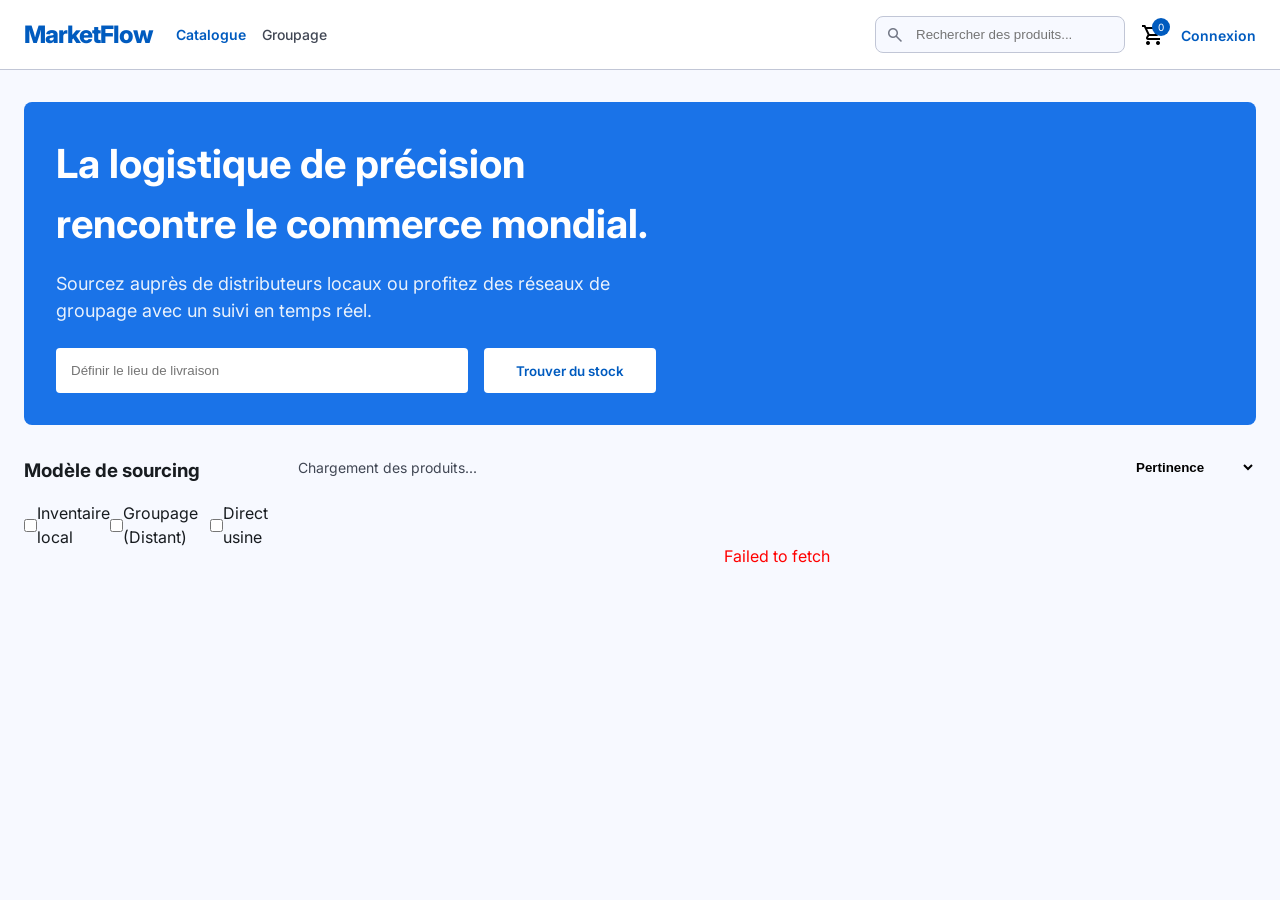
<file: frontend/index.html>
<!DOCTYPE html>
<html lang="fr">
<head>
    <meta charset="UTF-8">
    <meta name="viewport" content="width=device-width, initial-scale=1.0">
    <title>MarketFlow — Précision Logistique & Commerce Global</title>
    <link rel="stylesheet" href="css/style.css">
    <link href="https://fonts.googleapis.com/css2?family=Inter:wght@400;500;600;700;800&display=swap" rel="stylesheet">
    <link href="https://fonts.googleapis.com/css2?family=Material+Symbols+Outlined:opsz,wght,FILL,GRAD@24,400,0,0" rel="stylesheet">
</head>
<body>
    <header class="header">
        <div class="container flex justify-between items-center">
            <div class="flex items-center gap-lg">
                <a href="index.html" class="logo">MarketFlow</a>
                <nav class="flex gap-md">
                    <a href="index.html" class="nav-link active">Catalogue</a>
                    <a href="#" class="nav-link">Groupage</a>
                    <a href="dashboard.html" class="nav-link" id="nav-dashboard" style="display: none;">Dashboard</a>
                </nav>
            </div>
            <div class="flex items-center gap-md">
                <div class="search-bar" style="position: relative;">
                    <span class="material-symbols-outlined" style="position: absolute; left: 10px; top: 50%; transform: translateY(-50%); color: #727785; font-size: 20px;">search</span>
                    <input type="text" id="search-input" placeholder="Rechercher des produits..." style="padding: 10px 10px 10px 40px; border-radius: var(--radius-lg); border: 1px solid var(--outline-variant); background: var(--background); width: 250px;">
                </div>
                <button id="cart-btn" class="flex items-center" style="background: none; position: relative;">
                    <span class="material-symbols-outlined">shopping_cart</span>
                    <span id="cart-count" style="position: absolute; top: -5px; right: -5px; background: var(--primary); color: white; border-radius: 50%; width: 18px; height: 18px; font-size: 10px; display: flex; align-items: center; justify-content: center;">0</span>
                </button>
                <div id="auth-links">
                    <a href="login.html" class="nav-link" style="color: var(--primary); font-weight: 600;">Connexion</a>
                </div>
                <div id="user-profile" style="display: none;">
                    <span class="material-symbols-outlined">account_circle</span>
                </div>
            </div>
        </div>
    </header>

    <main class="container" style="padding-top: var(--space-xl);">
        <!-- Hero Section -->
        <section style="background: var(--primary-container); color: white; padding: var(--space-xl); border-radius: var(--radius-lg); margin-bottom: var(--space-xl); position: relative; overflow: hidden;">
            <div style="max-width: 600px; position: relative; z-index: 2;">
                <h1 style="font-size: 40px; margin-bottom: var(--space-md);">La logistique de précision rencontre le commerce mondial.</h1>
                <p style="opacity: 0.9; font-size: 18px; margin-bottom: var(--space-lg);">Sourcez auprès de distributeurs locaux ou profitez des réseaux de groupage avec un suivi en temps réel.</p>
                <div class="flex gap-md">
                    <input type="text" placeholder="Définir le lieu de livraison" style="flex: 1; padding: 15px; border-radius: var(--radius-md); border: none;">
                    <button style="background: white; color: var(--primary); padding: 0 var(--space-xl); border-radius: var(--radius-md); font-weight: 600;">Trouver du stock</button>
                </div>
            </div>
        </section>

        <div class="flex gap-lg">
            <!-- Sidebar Filtres -->
            <aside style="width: 250px; flex-shrink: 0;">
                <h3 style="margin-bottom: var(--space-md);">Modèle de sourcing</h3>
                <div class="flex flex-col gap-sm">
                    <label class="flex items-center gap-sm"><input type="checkbox" name="sourcing" value="LOCAL"> Inventaire local</label>
                    <label class="flex items-center gap-sm"><input type="checkbox" name="sourcing" value="GROUPAGE"> Groupage (Distant)</label>
                    <label class="flex items-center gap-sm"><input type="checkbox" name="sourcing" value="FACTORY_DIRECT"> Direct usine</label>
                </div>
            </aside>

            <!-- Grille Produits -->
            <section style="flex: 1;">
                <div class="flex justify-between items-center" style="margin-bottom: var(--space-md);">
                    <p id="results-count" style="color: var(--on-surface-variant); font-size: 14px;">Chargement des produits...</p>
                    <select id="sort-select" style="border: none; background: none; font-weight: 600;">
                        <option value="relevance">Pertinence</option>
                        <option value="price_asc">Prix croissant</option>
                        <option value="price_desc">Prix décroissant</option>
                    </select>
                </div>
                <div id="product-grid" style="display: grid; grid-template-columns: repeat(auto-fill, minmax(250px, 1fr)); gap: var(--space-lg);">
                    <!-- Les produits seront injectés ici -->
                </div>
            </section>
        </div>
    </main>

    <script type="module" src="js/catalog.js"></script>
</body>
</html>
</file>
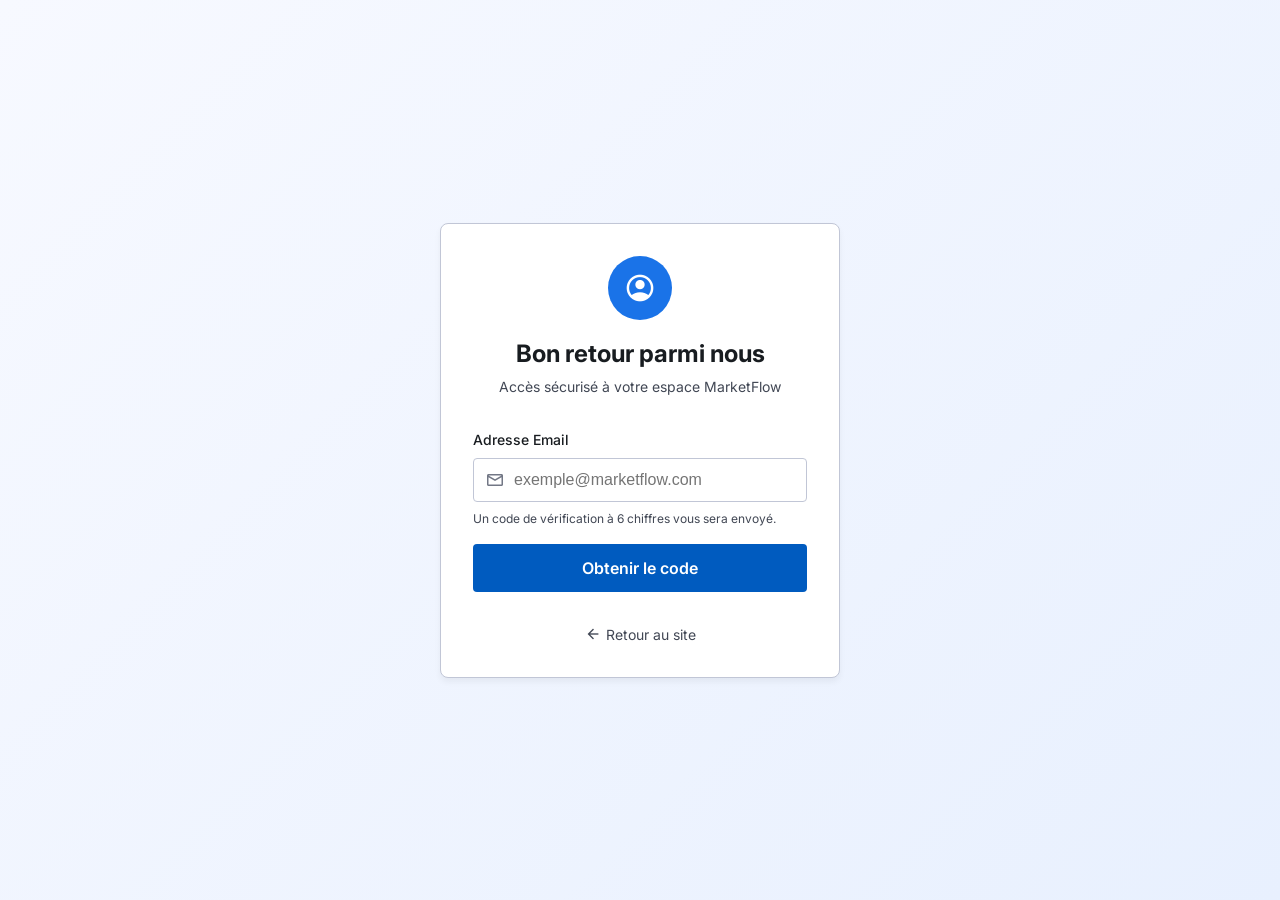
<file: frontend/checkout.html>
<!DOCTYPE html>
<html lang="fr">
<head>
    <meta charset="UTF-8">
    <meta name="viewport" content="width=device-width, initial-scale=1.0">
    <title>Finaliser votre commande — MarketFlow</title>
    <link rel="stylesheet" href="css/style.css">
    <link href="https://fonts.googleapis.com/css2?family=Inter:wght@400;500;600;700&display=swap" rel="stylesheet">
    <link href="https://fonts.googleapis.com/css2?family=Material+Symbols+Outlined:opsz,wght,FILL,GRAD@24,400,0,0" rel="stylesheet">
    <style>
        .checkout-grid { display: grid; grid-template-columns: 1fr 350px; gap: var(--space-xl); margin-top: var(--space-lg); }
        .form-group { margin-bottom: var(--space-md); }
        .form-group label { display: block; font-size: 14px; font-weight: 500; margin-bottom: 8px; }
        .form-group input, .form-group select { width: 100%; padding: 12px; border-radius: var(--radius-md); border: 1px solid var(--outline-variant); font-size: 14px; }
        .payment-method { display: grid; grid-template-columns: repeat(3, 1fr); gap: var(--space-md); }
        .payment-option { border: 1px solid var(--outline-variant); border-radius: var(--radius-md); padding: 16px; text-align: center; cursor: pointer; transition: all 0.2s; }
        .payment-option.active { border-color: var(--primary); background: rgba(26, 115, 232, 0.05); }
    </style>
</head>
<body>
    <header class="header">
        <div class="container flex justify-between items-center">
            <a href="index.html" class="logo">MarketFlow</a>
            <a href="index.html" class="nav-link">Retour au catalogue</a>
        </div>
    </header>

    <main class="container">
        <h1 style="font-size: 32px; margin-top: var(--space-xl);">Finaliser votre commande</h1>
        
        <div class="checkout-grid">
            <!-- Formulaire -->
            <section>
                <div style="background: white; border: 1px solid var(--outline-variant); border-radius: var(--radius-lg); padding: var(--space-xl); margin-bottom: var(--space-lg);">
                    <h2 style="font-size: 20px; margin-bottom: var(--space-lg);">Informations de livraison</h2>
                    <form id="checkout-form">
                        <div class="form-group">
                            <label>Nom complet</label>
                            <input type="text" name="fullName" required placeholder="Ex: Jean Dupont">
                        </div>
                        <div class="flex gap-md">
                            <div class="form-group" style="flex: 1;">
                                <label>Téléphone</label>
                                <input type="tel" name="phone" required placeholder="+33 6 12 34 56 78">
                            </div>
                            <div class="form-group" style="flex: 1;">
                                <label>Code Postal</label>
                                <input type="text" name="zipCode" required placeholder="75001">
                            </div>
                        </div>
                        <div class="form-group">
                            <label>Adresse de livraison</label>
                            <input type="text" name="street" required placeholder="123 Rue de Rivoli">
                        </div>
                        <div class="form-group">
                            <label>Complément d'adresse (Optionnel)</label>
                            <input type="text" name="complement" placeholder="Appartement, Étage...">
                        </div>
                        <div class="flex gap-md">
                            <div class="form-group" style="flex: 1;">
                                <label>Ville</label>
                                <input type="text" name="city" required placeholder="Paris">
                            </div>
                            <div class="form-group" style="flex: 1;">
                                <label>Pays</label>
                                <select name="country">
                                    <option value="France">France</option>
                                    <option value="Belgique">Belgique</option>
                                    <option value="Suisse">Suisse</option>
                                </select>
                            </div>
                        </div>
                    </form>
                </div>

                <div style="background: white; border: 1px solid var(--outline-variant); border-radius: var(--radius-lg); padding: var(--space-xl);">
                    <h2 style="font-size: 20px; margin-bottom: var(--space-lg);">Mode de paiement</h2>
                    <div class="payment-method">
                        <div class="payment-option active" data-method="CARD">
                            <span class="material-symbols-outlined">credit_card</span>
                            <p style="font-size: 12px; margin-top: 8px;">Carte Bancaire</p>
                        </div>
                        <div class="payment-option" data-method="TRANSFER">
                            <span class="material-symbols-outlined">account_balance</span>
                            <p style="font-size: 12px; margin-top: 8px;">Virement</p>
                        </div>
                        <div class="payment-option" data-method="PAYPAL">
                            <span class="material-symbols-outlined">payments</span>
                            <p style="font-size: 12px; margin-top: 8px;">PayPal</p>
                        </div>
                    </div>
                </div>
            </section>

            <!-- Récapitulatif -->
            <aside>
                <div style="background: white; border: 1px solid var(--outline-variant); border-radius: var(--radius-lg); padding: var(--space-xl); position: sticky; top: 100px;">
                    <h2 style="font-size: 18px; margin-bottom: var(--space-lg);">Récapitulatif</h2>
                    <div id="cart-summary-items" style="margin-bottom: var(--space-lg);">
                        <!-- Items du panier -->
                    </div>
                    <div style="border-top: 1px dashed var(--outline-variant); padding-top: var(--space-md); margin-bottom: var(--space-lg);">
                        <div class="flex justify-between" style="font-size: 14px; color: var(--on-surface-variant); margin-bottom: 8px;">
                            <span>Sous-total</span>
                            <span id="summary-subtotal">0.00 €</span>
                        </div>
                        <div class="flex justify-between" style="font-size: 14px; color: var(--on-surface-variant); margin-bottom: 8px;">
                            <span>Livraison</span>
                            <span id="summary-shipping">Gratuit</span>
                        </div>
                        <div class="flex justify-between" style="font-size: 16px; font-weight: 700; margin-top: var(--space-md);">
                            <span>Total</span>
                            <span id="summary-total" style="color: var(--primary);">0.00 €</span>
                        </div>
                    </div>
                    <button id="place-order-btn" style="width: 100%; background: var(--primary); color: white; padding: 16px; border-radius: var(--radius-md); font-weight: 700; font-size: 16px;">
                        Payer maintenant
                    </button>
                    <p style="text-align: center; font-size: 12px; color: var(--on-surface-variant); margin-top: var(--space-md);">
                        <span class="material-symbols-outlined" style="font-size: 14px; vertical-align: middle;">lock</span>
                        Paiement 100% sécurisé et crypté
                    </p>
                </div>
            </aside>
        </div>
    </main>

    <script type="module" src="js/checkout.js"></script>
</body>
</html>
</file>
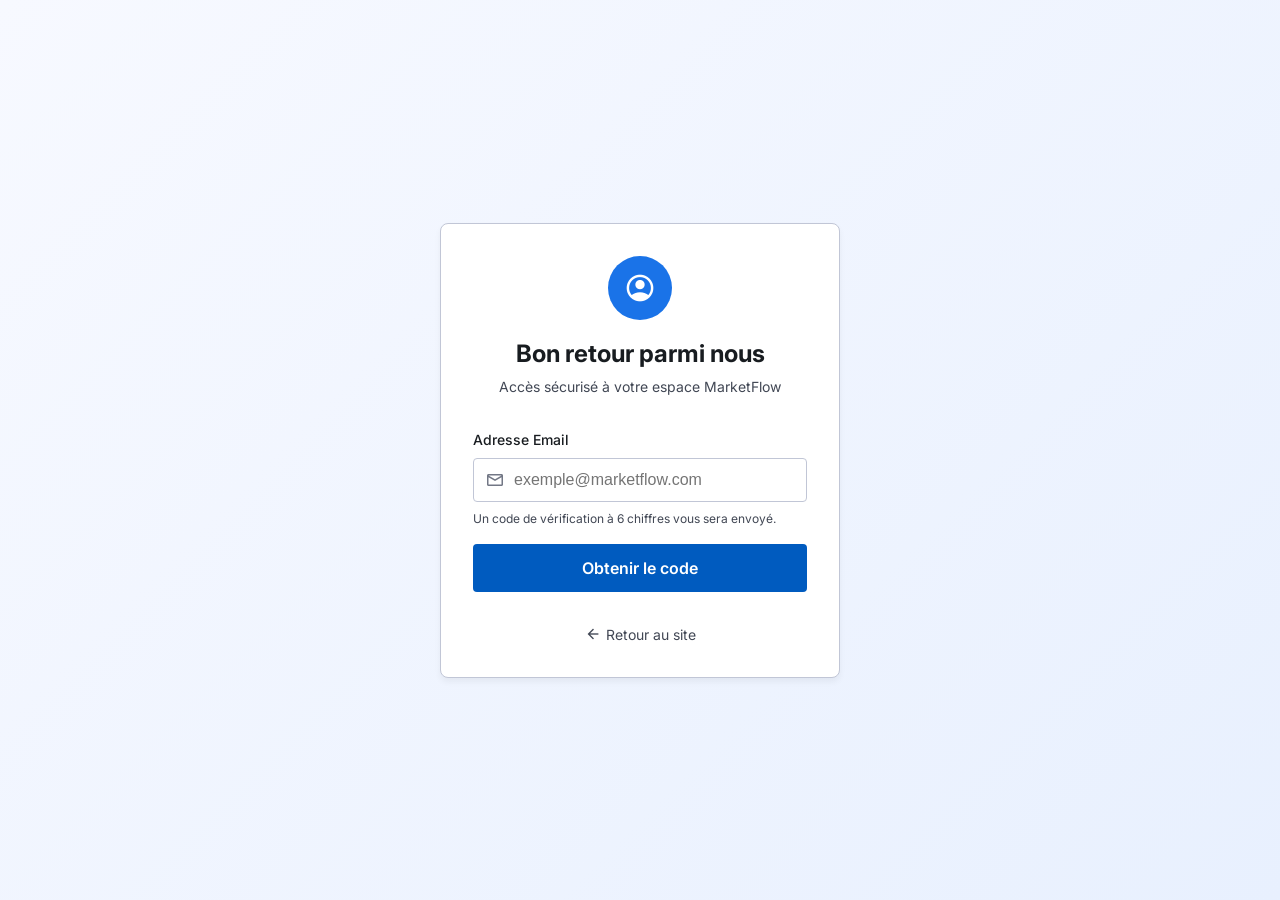
<file: frontend/dashboard.html>
<!DOCTYPE html>
<html lang="fr">
<head>
    <meta charset="UTF-8">
    <meta name="viewport" content="width=device-width, initial-scale=1.0">
    <title>Dashboard Vendeur — MarketFlow</title>
    <link rel="stylesheet" href="css/style.css">
    <link href="https://fonts.googleapis.com/css2?family=Inter:wght@400;500;600;700&display=swap" rel="stylesheet">
    <link href="https://fonts.googleapis.com/css2?family=Material+Symbols+Outlined:opsz,wght,FILL,GRAD@24,400,0,0" rel="stylesheet">
    <style>
        .dashboard-layout { display: grid; grid-template-columns: 260px 1fr; min-height: 100vh; }
        .sidebar { background: white; border-right: 1px solid var(--outline-variant); padding: var(--space-lg); }
        .sidebar-nav { margin-top: var(--space-xl); display: flex; flex-col gap: var(--space-sm); }
        .sidebar-item { display: flex; align-items: center; gap: 12px; padding: 12px; border-radius: var(--radius-md); color: var(--on-surface-variant); font-weight: 500; }
        .sidebar-item.active { background: var(--primary-container); color: white; }
        .stat-card { background: white; border: 1px solid var(--outline-variant); border-radius: var(--radius-lg); padding: var(--space-lg); }
        .data-table { width: 100%; border-collapse: collapse; background: white; border-radius: var(--radius-lg); overflow: hidden; border: 1px solid var(--outline-variant); }
        .data-table th { text-align: left; background: #f8f9fa; padding: 16px; font-size: 12px; text-transform: uppercase; color: var(--on-surface-variant); }
        .data-table td { padding: 16px; border-top: 1px solid var(--outline-variant); font-size: 14px; }
    </style>
</head>
<body style="background: var(--background);">
    <div class="dashboard-layout">
        <!-- Sidebar -->
        <aside class="sidebar">
            <a href="index.html" class="logo" style="margin-bottom: var(--space-xl); display: block;">MarketFlow</a>
            <div class="sidebar-nav">
                <a href="#" class="sidebar-item active"><span class="material-symbols-outlined">dashboard</span> Vue d'ensemble</a>
                <a href="#" class="sidebar-item"><span class="material-symbols-outlined">inventory_2</span> Inventaire</a>
                <a href="#" class="sidebar-item"><span class="material-symbols-outlined">payments</span> Ventes</a>
                <a href="#" class="sidebar-item"><span class="material-symbols-outlined">groups</span> Groupage</a>
                <a href="#" class="sidebar-item"><span class="material-symbols-outlined">settings</span> Paramètres</a>
            </div>
            <div style="margin-top: auto; padding-top: var(--space-xl);">
                <button id="logout-btn" style="width: 100%; text-align: left; background: none; color: #ba1a1a; font-weight: 600; display: flex; align-items: center; gap: 12px;">
                    <span class="material-symbols-outlined">logout</span> Déconnexion
                </button>
            </div>
        </aside>

        <!-- Main Content -->
        <main style="padding: var(--space-xl);">
            <div class="flex justify-between items-center" style="margin-bottom: var(--space-xl);">
                <h1 style="font-size: 28px;">Gestion de l'inventaire</h1>
                <button id="add-product-btn" style="background: var(--primary); color: white; padding: 12px 20px; border-radius: var(--radius-md); font-weight: 600; display: flex; align-items: center; gap: 8px;">
                    <span class="material-symbols-outlined">add</span> Ajouter un produit
                </button>
            </div>

            <!-- Stats -->
            <div style="display: grid; grid-template-columns: repeat(4, 1fr); gap: var(--space-lg); margin-bottom: var(--space-xl);">
                <div class="stat-card">
                    <p style="font-size: 12px; color: var(--on-surface-variant); margin-bottom: 8px;">Ventes totales</p>
                    <p id="stat-sales" style="font-size: 24px; font-weight: 700;">Chargement...</p>
                    <p style="font-size: 12px; color: #1e7e34; margin-top: 4px;">+12.5% vs mois dernier</p>
                </div>
                <div class="stat-card">
                    <p style="font-size: 12px; color: var(--on-surface-variant); margin-bottom: 8px;">Vues produits</p>
                    <p id="stat-views" style="font-size: 24px; font-weight: 700;">Chargement...</p>
                    <p style="font-size: 12px; color: #1e7e34; margin-top: 4px;">+4.2% vs mois dernier</p>
                </div>
                <div class="stat-card">
                    <p style="font-size: 12px; color: var(--on-surface-variant); margin-bottom: 8px;">Annonces actives</p>
                    <p id="stat-listings" style="font-size: 24px; font-weight: 700;">Chargement...</p>
                </div>
                <div class="stat-card">
                    <p style="font-size: 12px; color: var(--on-surface-variant); margin-bottom: 8px;">Note boutique</p>
                    <p id="stat-rating" style="font-size: 24px; font-weight: 700;">4.9 / 5</p>
                </div>
            </div>

            <!-- Table Produits -->
            <section>
                <div class="flex justify-between items-center" style="margin-bottom: var(--space-md);">
                    <h2 style="font-size: 20px;">Produits actuels</h2>
                    <div class="flex gap-md">
                        <button style="background: white; border: 1px solid var(--outline-variant); padding: 8px 16px; border-radius: var(--radius-md); font-size: 14px;">Filtrer</button>
                        <button style="background: white; border: 1px solid var(--outline-variant); padding: 8px 16px; border-radius: var(--radius-md); font-size: 14px;">Exporter</button>
                    </div>
                </div>
                <table class="data-table">
                    <thead>
                        <tr>
                            <th>Produit</th>
                            <th>Statut</th>
                            <th>Prix</th>
                            <th>Stock</th>
                            <th>Ventes</th>
                            <th>Actions</th>
                        </tr>
                    </thead>
                    <tbody id="inventory-table-body">
                        <!-- Produits injectés ici -->
                    </tbody>
                </table>
            </section>
        </main>
    </div>

    <!-- Modal Ajout Produit (Simplifiée) -->
    <div id="product-modal" style="display: none; position: fixed; inset: 0; background: rgba(0,0,0,0.5); align-items: center; justify-content: center; z-index: 100;">
        <div style="background: white; width: 500px; border-radius: var(--radius-lg); padding: var(--space-xl);">
            <h2 style="margin-bottom: var(--space-lg);">Nouveau produit</h2>
            <form id="product-form">
                <div style="margin-bottom: var(--space-md);">
                    <label style="display: block; font-size: 14px; margin-bottom: 4px;">Nom du produit</label>
                    <input type="text" name="name" required style="width: 100%; padding: 10px; border: 1px solid var(--outline-variant); border-radius: 4px;">
                </div>
                <div class="flex gap-md" style="margin-bottom: var(--space-md);">
                    <div style="flex: 1;">
                        <label style="display: block; font-size: 14px; margin-bottom: 4px;">Prix (€)</label>
                        <input type="number" step="0.01" name="price" required style="width: 100%; padding: 10px; border: 1px solid var(--outline-variant); border-radius: 4px;">
                    </div>
                    <div style="flex: 1;">
                        <label style="display: block; font-size: 14px; margin-bottom: 4px;">Stock</label>
                        <input type="number" name="stock" required style="width: 100%; padding: 10px; border: 1px solid var(--outline-variant); border-radius: 4px;">
                    </div>
                </div>
                <div style="margin-bottom: var(--space-md);">
                    <label style="display: block; font-size: 14px; margin-bottom: 4px;">Sourcing</label>
                    <select name="sourcingModel" style="width: 100%; padding: 10px; border: 1px solid var(--outline-variant); border-radius: 4px;">
                        <option value="LOCAL">Stock Local</option>
                        <option value="GROUPAGE">Groupage</option>
                        <option value="FACTORY_DIRECT">Direct Usine</option>
                    </select>
                </div>
                <div style="margin-bottom: var(--space-xl);">
                    <label style="display: block; font-size: 14px; margin-bottom: 4px;">Image</label>
                    <input type="file" name="images" multiple style="width: 100%;">
                </div>
                <div class="flex justify-end gap-md">
                    <button type="button" id="close-modal-btn" style="background: none; padding: 10px 20px;">Annuler</button>
                    <button type="submit" style="background: var(--primary); color: white; padding: 10px 30px; border-radius: var(--radius-md); font-weight: 600;">Enregistrer</button>
                </div>
            </form>
        </div>
    </div>

    <script type="module" src="js/dashboard.js"></script>
</body>
</html>
</file>
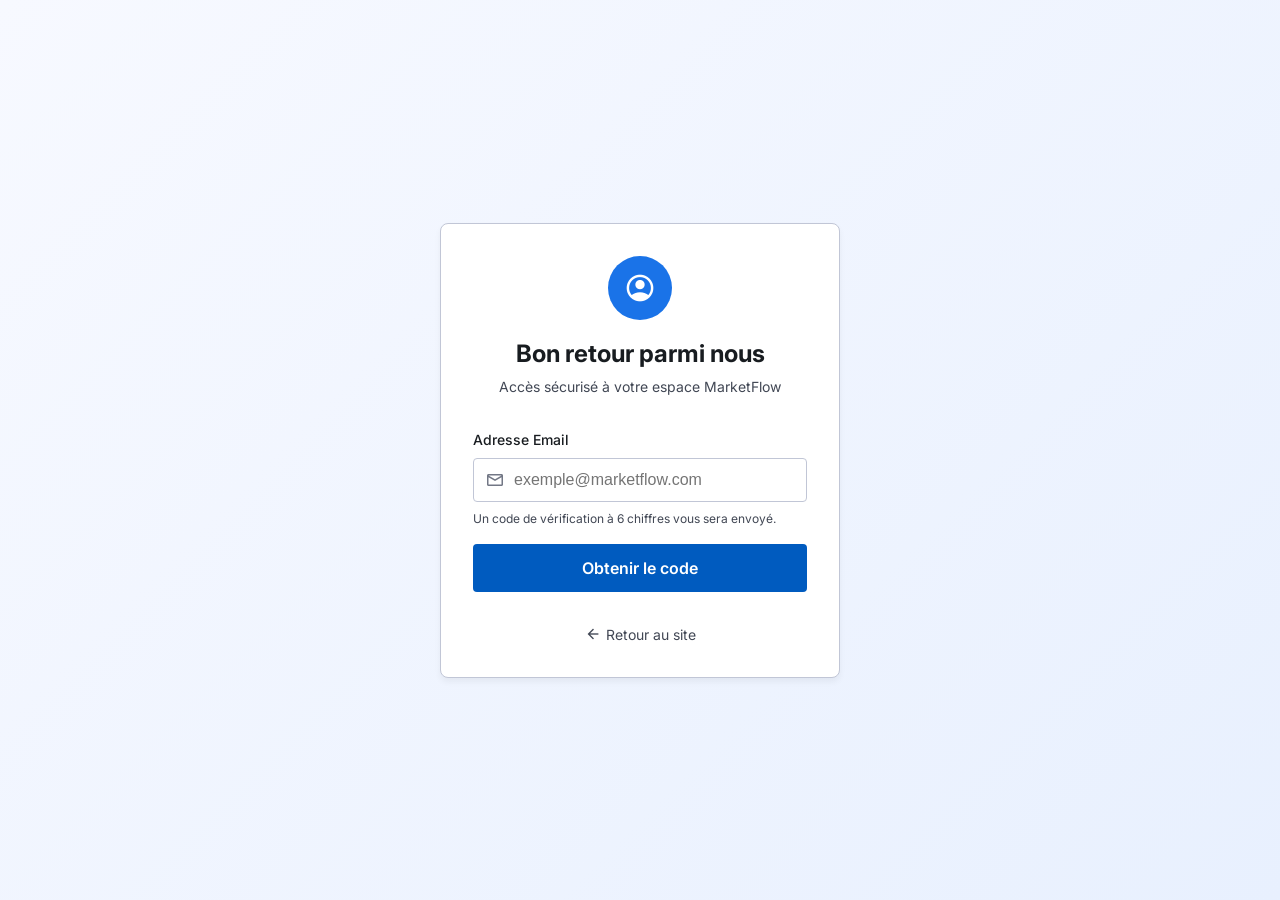
<file: frontend/login.html>
<!DOCTYPE html>
<html lang="fr">
<head>
    <meta charset="UTF-8">
    <meta name="viewport" content="width=device-width, initial-scale=1.0">
    <title>Connexion — MarketFlow</title>
    <link rel="stylesheet" href="css/style.css">
    <link href="https://fonts.googleapis.com/css2?family=Inter:wght@400;500;600;700&display=swap" rel="stylesheet">
    <link href="https://fonts.googleapis.com/css2?family=Material+Symbols+Outlined:opsz,wght,FILL,GRAD@24,400,0,0" rel="stylesheet">
    <style>
        .login-card {
            background: white;
            border: 1px solid var(--outline-variant);
            border-radius: var(--radius-lg);
            padding: var(--space-xl);
            width: 100%;
            max-width: 400px;
            box-shadow: var(--shadow-md);
        }
        .otp-inputs input {
            width: 45px;
            height: 55px;
            text-align: center;
            font-size: 24px;
            font-weight: 700;
            border: 1px solid var(--outline-variant);
            border-radius: var(--radius-md);
            background: var(--background);
        }
        .otp-inputs input:focus {
            border-color: var(--primary);
            outline: none;
            box-shadow: 0 0 0 2px rgba(26, 115, 232, 0.1);
        }
    </style>
</head>
<body style="height: 100vh; display: flex; align-items: center; justify-content: center; background: linear-gradient(135deg, #f7f9ff 0%, #e8f0fe 100%);">
    
    <div class="login-card">
        <div style="text-align: center; margin-bottom: var(--space-xl);">
            <div style="width: 64px; height: 64px; background: var(--primary-container); color: white; border-radius: 50%; display: flex; align-items: center; justify-content: center; margin: 0 auto var(--space-md);">
                <span class="material-symbols-outlined" style="font-size: 32px; font-variation-settings: 'FILL' 1;">account_circle</span>
            </div>
            <h1 style="font-size: 24px; font-weight: 700; margin-bottom: 4px;">Bon retour parmi nous</h1>
            <p style="color: var(--on-surface-variant); font-size: 14px;">Accès sécurisé à votre espace MarketFlow</p>
        </div>

        <!-- Étape 1 : Email -->
        <div id="step-email">
            <div style="margin-bottom: var(--space-md);">
                <label style="display: block; font-size: 14px; font-weight: 500; margin-bottom: 8px;">Adresse Email</label>
                <div style="position: relative;">
                    <span class="material-symbols-outlined" style="position: absolute; left: 12px; top: 50%; transform: translateY(-50%); color: #727785; font-size: 20px;">mail</span>
                    <input type="email" id="email-input" placeholder="exemple@marketflow.com" style="width: 100%; padding: 12px 12px 12px 40px; border-radius: var(--radius-md); border: 1px solid var(--outline-variant); font-size: 16px;">
                </div>
                <p style="font-size: 12px; color: var(--on-surface-variant); margin-top: 8px;">Un code de vérification à 6 chiffres vous sera envoyé.</p>
            </div>
            <button id="send-otp-btn" style="width: 100%; background: var(--primary); color: white; padding: 14px; border-radius: var(--radius-md); font-weight: 600; font-size: 16px;">
                Obtenir le code
            </button>
        </div>

        <!-- Étape 2 : OTP -->
        <div id="step-otp" style="display: none;">
            <div class="flex justify-between items-center" style="margin-bottom: var(--space-md);">
                <label style="font-size: 14px; font-weight: 500;">Vérification OTP</label>
                <button id="resend-btn" style="background: none; color: var(--primary); font-size: 12px; font-weight: 600;">Renvoyer</button>
            </div>
            <div class="otp-inputs flex justify-between" style="margin-bottom: var(--space-xl);">
                <input type="text" maxlength="1" class="otp-digit">
                <input type="text" maxlength="1" class="otp-digit">
                <input type="text" maxlength="1" class="otp-digit">
                <input type="text" maxlength="1" class="otp-digit">
                <input type="text" maxlength="1" class="otp-digit">
                <input type="text" maxlength="1" class="otp-digit">
            </div>
            <button id="verify-otp-btn" style="width: 100%; background: var(--primary); color: white; padding: 14px; border-radius: var(--radius-md); font-weight: 600; font-size: 16px;">
                Vérifier et se connecter
            </button>
        </div>

        <div style="margin-top: var(--space-xl); text-align: center;">
            <a href="index.html" style="color: var(--on-surface-variant); font-size: 14px; display: flex; align-items: center; justify-content: center; gap: 4px;">
                <span class="material-symbols-outlined" style="font-size: 18px;">arrow_back</span>
                Retour au site
            </a>
        </div>
    </div>

    <script type="module" src="js/login.js"></script>
</body>
</html>
</file>
<file: frontend/css/style.css>
/* 
   MarketFlow - Design System
   Basé sur la maquette Stitch
*/

:root {
    /* Couleurs */
    --primary: #005bbf;
    --primary-container: #1a73e8;
    --on-primary: #ffffff;
    --background: #f7f9ff;
    --surface: #ffffff;
    --surface-container: #ebeef4;
    --on-surface: #181c20;
    --on-surface-variant: #414754;
    --outline-variant: #c1c6d6;
    --error: #ba1a1a;
    
    /* Espacement */
    --space-xs: 4px;
    --space-sm: 8px;
    --space-md: 16px;
    --space-lg: 24px;
    --space-xl: 32px;
    
    /* Rayon */
    --radius-sm: 0.125rem;
    --radius-md: 0.25rem;
    --radius-lg: 0.5rem;
    --radius-full: 9999px;

    /* Ombres */
    --shadow-sm: 0 1px 3px rgba(0,0,0,0.1);
    --shadow-md: 0 4px 6px rgba(0,0,0,0.05);
}

* {
    margin: 0;
    padding: 0;
    box-sizing: border-box;
}

body {
    font-family: 'Inter', sans-serif;
    background-color: var(--background);
    color: var(--on-surface);
    line-height: 1.5;
    -webkit-font-smoothing: antialiased;
}

a {
    text-decoration: none;
    color: inherit;
    transition: color 0.2s;
}

button {
    cursor: pointer;
    border: none;
    font-family: inherit;
    transition: all 0.2s;
}

/* Utilitaires */
.container {
    max-width: 1280px;
    margin: 0 auto;
    padding: 0 var(--space-lg);
}

.flex { display: flex; }
.items-center { align-items: center; }
.justify-between { justify-content: space-between; }
.gap-md { gap: var(--space-md); }
.gap-lg { gap: var(--space-lg); }

/* Header */
.header {
    background: var(--surface);
    border-bottom: 1px solid var(--outline-variant);
    position: sticky;
    top: 0;
    z-index: 50;
    padding: var(--space-md) 0;
}

.logo {
    font-size: 24px;
    font-weight: 800;
    color: var(--primary);
    letter-spacing: -1px;
}

.nav-link {
    font-size: 14px;
    font-weight: 500;
    color: var(--on-surface-variant);
}

.nav-link.active {
    color: var(--primary);
    font-weight: 600;
}

/* Cards */
.product-card {
    background: var(--surface);
    border: 1px solid var(--outline-variant);
    border-radius: var(--radius-lg);
    overflow: hidden;
    transition: transform 0.2s, border-color 0.2s;
}

.product-card:hover {
    border-color: var(--primary);
    transform: translateY(-2px);
}

.product-image {
    aspect-ratio: 1;
    width: 100%;
    object-cover: cover;
    background: #f1f4fa;
}

.badge {
    padding: 4px 8px;
    font-size: 10px;
    font-weight: 700;
    text-transform: uppercase;
    border-radius: var(--radius-md);
}

.badge-local { background: #e6f4ea; color: #1e7e34; }
.badge-groupage { background: #e8f0fe; color: #1a73e8; }
</file>
